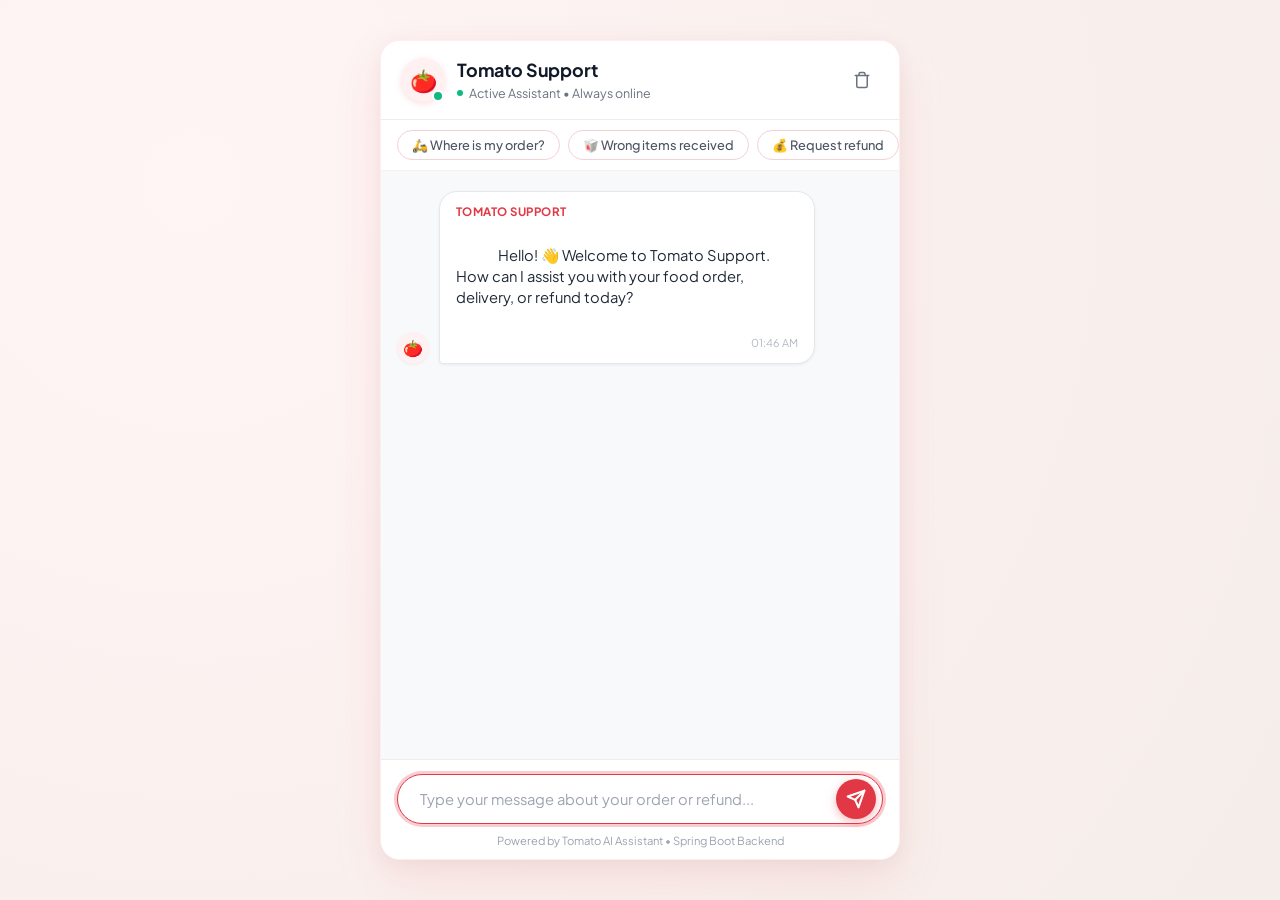
<file: ChatBot/frontend/index.html>
<!DOCTYPE html>
<html lang="en">
<head>
  <meta charset="UTF-8" />
  <meta name="viewport" content="width=device-width, initial-scale=1.0" />
  <title>Tomato Support - Food Delivery Assistant</title>
  <meta name="description" content="Instant customer support for Tomato food delivery orders, tracking, refunds and queries." />
  <link rel="preconnect" href="https://fonts.googleapis.com">
  <link rel="preconnect" href="https://fonts.gstatic.com" crossorigin>
  <link href="https://fonts.googleapis.com/css2?family=Plus+Jakarta+Sans:wght@400;500;600;700&display=swap" rel="stylesheet">
  <link rel="stylesheet" href="style.css" />
</head>
<body>
  <div class="chat-app-container">
    <!-- Chat Card -->
    <main class="chat-card" role="main">
      
      <!-- Chat Header -->
      <header class="chat-header">
        <div class="header-left">
          <div class="brand-avatar">
            <span class="tomato-icon">🍅</span>
            <span class="status-indicator" title="Online"></span>
          </div>
          <div class="brand-info">
            <h1 class="brand-name">Tomato Support</h1>
            <p class="brand-status">
              <span class="live-dot"></span> Active Assistant &bull; Always online
            </p>
          </div>
        </div>
        <div class="header-right">
          <button id="clearChatBtn" class="header-btn" title="Clear Chat History" aria-label="Clear chat">
            <svg width="18" height="18" viewBox="0 0 24 24" fill="none" stroke="currentColor" stroke-width="2" stroke-linecap="round" stroke-linejoin="round">
              <path d="M3 6h18"></path>
              <path d="M19 6v14c0 1-1 2-2 2H7c-1 0-2-1-2-2V6"></path>
              <path d="M8 6V4c0-1 1-2 2-2h4c1 0 2 1 2 2v2"></path>
            </svg>
          </button>
        </div>
      </header>

      <!-- Quick Suggestion Chips -->
      <section class="suggestions-wrapper" aria-label="Suggested Questions">
        <div class="suggestions-track">
          <button class="chip" data-prompt="Where is my order?">🛵 Where is my order?</button>
          <button class="chip" data-prompt="I received the wrong food items.">🥡 Wrong items received</button>
          <button class="chip" data-prompt="Can I request a refund for my last order?">💰 Request refund</button>
          <button class="chip" data-prompt="What is your cancellation policy?">📋 Cancellation policy</button>
        </div>
      </section>

      <!-- Messages Stream -->
      <section class="messages-container" id="messagesContainer" aria-live="polite">
        <!-- Welcome Message -->
        <div class="message bot-message fade-in">
          <div class="msg-avatar">🍅</div>
          <div class="msg-bubble">
            <div class="msg-author">Tomato Support</div>
            <div class="msg-text">
              Hello! 👋 Welcome to Tomato Support. How can I assist you with your food order, delivery, or refund today?
            </div>
            <div class="msg-time" id="welcomeTime">Just now</div>
          </div>
        </div>

        <!-- Three-dot Thinking Indicator (Hidden by default) -->
        <div class="message bot-message typing-row" id="typingIndicator" style="display: none;">
          <div class="msg-avatar">🍅</div>
          <div class="msg-bubble thinking-bubble">
            <div class="thinking-label">Tomato Support is thinking</div>
            <div class="dot-flashing">
              <span class="dot"></span>
              <span class="dot"></span>
              <span class="dot"></span>
            </div>
          </div>
        </div>
      </section>

      <!-- Chat Input Area -->
      <footer class="chat-footer">
        <form id="chatForm" class="input-form">
          <input 
            type="text" 
            id="userInput" 
            placeholder="Type your message about your order or refund..." 
            autocomplete="off" 
            required 
            aria-label="Type your message"
          />
          <button type="submit" id="sendBtn" class="send-button" aria-label="Send message">
            <svg width="20" height="20" viewBox="0 0 24 24" fill="none" stroke="currentColor" stroke-width="2.5" stroke-linecap="round" stroke-linejoin="round">
              <line x1="22" y1="2" x2="11" y2="13"></line>
              <polygon points="22 2 15 22 11 13 2 9 22 2"></polygon>
            </svg>
          </button>
        </form>
        <div class="footer-note">
          Powered by Tomato AI Assistant &bull; Spring Boot Backend
        </div>
      </footer>

    </main>
  </div>

  <script src="script.js"></script>
</body>
</html>
</file>
<file: ChatBot/frontend/style.css>
/* ============================================================
   Tomato Support Chat - Food Delivery Application Stylesheet
   ============================================================ */

:root {
  --primary: #E23744;
  --primary-hover: #cb2d39;
  --primary-light: #FFF0F1;
  --primary-glow: rgba(226, 55, 68, 0.25);
  
  --bg-gradient-start: #FBF9F9;
  --bg-gradient-end: #F4ECE8;
  
  --card-bg: #FFFFFF;
  --chat-bg: #F8F9FA;
  
  --text-primary: #1F2937;
  --text-secondary: #6B7280;
  --text-muted: #9CA3AF;
  
  --bot-msg-bg: #FFFFFF;
  --bot-msg-border: #E5E7EB;
  --bot-msg-text: #1F2937;
  
  --user-msg-bg: linear-gradient(135deg, #E23744 0%, #D32332 100%);
  --user-msg-text: #FFFFFF;
  
  --chip-bg: #FFFFFF;
  --chip-border: #F3D2D5;
  --chip-hover: #FFF1F2;
  
  --shadow-sm: 0 1px 3px rgba(0,0,0,0.06);
  --shadow-md: 0 4px 14px rgba(0,0,0,0.06);
  --shadow-card: 0 20px 50px rgba(226, 55, 68, 0.1), 0 4px 20px rgba(0, 0, 0, 0.04);
  
  --radius-sm: 8px;
  --radius-md: 14px;
  --radius-lg: 20px;
  --radius-full: 9999px;
  
  --font-family: 'Plus Jakarta Sans', -apple-system, BlinkMacSystemFont, "Segoe UI", Roboto, sans-serif;
}

* {
  box-sizing: border-box;
  margin: 0;
  padding: 0;
}

body {
  font-family: var(--font-family);
  background: radial-gradient(circle at 15% 20%, #FFF5F5 0%, #F5EDE9 100%);
  min-height: 100vh;
  display: flex;
  align-items: center;
  justify-content: center;
  color: var(--text-primary);
  padding: 16px;
  line-height: 1.5;
}

.chat-app-container {
  width: 100%;
  max-width: 520px;
  height: 92vh;
  max-height: 820px;
  display: flex;
  flex-direction: column;
}

/* Main Chat Container Card */
.chat-card {
  flex: 1;
  background: var(--card-bg);
  border-radius: var(--radius-lg);
  box-shadow: var(--shadow-card);
  border: 1px solid rgba(226, 55, 68, 0.08);
  display: flex;
  flex-direction: column;
  overflow: hidden;
  position: relative;
}

/* Chat Header */
.chat-header {
  background: #FFFFFF;
  padding: 16px 20px;
  display: flex;
  align-items: center;
  justify-content: space-between;
  border-bottom: 1px solid #F0ECE9;
  z-index: 10;
}

.header-left {
  display: flex;
  align-items: center;
  gap: 12px;
}

.brand-avatar {
  position: relative;
  width: 44px;
  height: 44px;
  background: var(--primary-light);
  border-radius: var(--radius-full);
  display: flex;
  align-items: center;
  justify-content: center;
  box-shadow: 0 2px 6px rgba(226, 55, 68, 0.15);
}

.tomato-icon {
  font-size: 22px;
  line-height: 1;
}

.status-indicator {
  position: absolute;
  bottom: 0px;
  right: 1px;
  width: 12px;
  height: 12px;
  background-color: #10B981;
  border: 2px solid #FFFFFF;
  border-radius: 50%;
}

.brand-name {
  font-size: 1.12rem;
  font-weight: 700;
  color: #111827;
  letter-spacing: -0.01em;
}

.brand-status {
  font-size: 0.78rem;
  color: var(--text-secondary);
  display: flex;
  align-items: center;
  gap: 6px;
}

.live-dot {
  width: 6px;
  height: 6px;
  background: #10B981;
  border-radius: 50%;
  display: inline-block;
  animation: pulse-green 2s infinite;
}

@keyframes pulse-green {
  0% { transform: scale(0.95); opacity: 0.8; }
  50% { transform: scale(1.3); opacity: 1; }
  100% { transform: scale(0.95); opacity: 0.8; }
}

.header-right {
  display: flex;
  align-items: center;
  gap: 8px;
}

.header-btn {
  background: transparent;
  border: none;
  cursor: pointer;
  padding: 8px;
  border-radius: var(--radius-sm);
  color: var(--text-secondary);
  transition: all 0.2s ease;
  display: flex;
  align-items: center;
  justify-content: center;
}

.header-btn:hover {
  background: #F3F4F6;
  color: var(--primary);
}

/* Quick Suggestion Chips */
.suggestions-wrapper {
  background: #FFFFFF;
  border-bottom: 1px solid #F4F1EE;
  padding: 10px 16px;
  overflow-x: auto;
  scrollbar-width: none;
}

.suggestions-wrapper::-webkit-scrollbar {
  display: none;
}

.suggestions-track {
  display: flex;
  gap: 8px;
  width: max-content;
}

.chip {
  background: var(--chip-bg);
  border: 1px solid var(--chip-border);
  color: #4B5563;
  padding: 6px 14px;
  border-radius: var(--radius-full);
  font-size: 0.8rem;
  font-family: var(--font-family);
  font-weight: 500;
  cursor: pointer;
  white-space: nowrap;
  transition: all 0.2s ease;
}

.chip:hover {
  background: var(--chip-hover);
  border-color: var(--primary);
  color: var(--primary);
  transform: translateY(-1px);
}

/* Messages Container */
.messages-container {
  flex: 1;
  background: var(--chat-bg);
  padding: 20px 16px;
  overflow-y: auto;
  display: flex;
  flex-direction: column;
  gap: 16px;
  scroll-behavior: smooth;
}

.messages-container::-webkit-scrollbar {
  width: 5px;
}
.messages-container::-webkit-scrollbar-thumb {
  background: #D1D5DB;
  border-radius: 4px;
}

/* Message Styles */
.message {
  display: flex;
  align-items: flex-end;
  gap: 10px;
  max-width: 86%;
}

.bot-message {
  align-self: flex-start;
}

.user-message {
  align-self: flex-end;
  flex-direction: row-reverse;
}

.msg-avatar {
  width: 32px;
  height: 32px;
  border-radius: var(--radius-full);
  background: var(--primary-light);
  display: flex;
  align-items: center;
  justify-content: center;
  font-size: 16px;
  flex-shrink: 0;
  box-shadow: 0 1px 3px rgba(0,0,0,0.05);
}

.user-message .msg-avatar {
  background: #111827;
  color: #FFFFFF;
  font-size: 14px;
}

.msg-bubble {
  padding: 12px 16px;
  font-size: 0.92rem;
  position: relative;
  word-break: break-word;
  line-height: 1.45;
}

.bot-message .msg-bubble {
  background: var(--bot-msg-bg);
  border: 1px solid var(--bot-msg-border);
  color: var(--bot-msg-text);
  border-radius: 18px 18px 18px 4px;
  box-shadow: var(--shadow-sm);
}

.user-message .msg-bubble {
  background: var(--user-msg-bg);
  color: var(--user-msg-text);
  border-radius: 18px 18px 4px 18px;
  box-shadow: 0 4px 12px rgba(226, 55, 68, 0.22);
}

.msg-author {
  font-size: 0.72rem;
  font-weight: 700;
  color: var(--primary);
  margin-bottom: 3px;
  text-transform: uppercase;
  letter-spacing: 0.04em;
}

.msg-text {
  white-space: pre-wrap;
}

.msg-time {
  font-size: 0.68rem;
  margin-top: 5px;
  text-align: right;
  opacity: 0.75;
}

.user-message .msg-time {
  color: rgba(255, 255, 255, 0.85);
}

.bot-message .msg-time {
  color: var(--text-muted);
}

/* Three Dot Thinking Animation */
.thinking-bubble {
  background: #FFFFFF;
  border: 1px solid var(--bot-msg-border);
  border-radius: 18px 18px 18px 4px;
  padding: 10px 16px;
  display: flex;
  flex-direction: column;
  gap: 6px;
  box-shadow: var(--shadow-sm);
}

.thinking-label {
  font-size: 0.72rem;
  font-weight: 600;
  color: var(--primary);
  letter-spacing: 0.02em;
}

.dot-flashing {
  display: inline-flex;
  align-items: center;
  gap: 5px;
  height: 16px;
}

.dot-flashing .dot {
  width: 8px;
  height: 8px;
  background-color: var(--primary);
  border-radius: 50%;
  animation: dot-wave 1.4s infinite ease-in-out both;
}

.dot-flashing .dot:nth-child(1) {
  animation-delay: -0.32s;
}

.dot-flashing .dot:nth-child(2) {
  animation-delay: -0.16s;
}

.dot-flashing .dot:nth-child(3) {
  animation-delay: 0s;
}

@keyframes dot-wave {
  0%, 80%, 100% {
    transform: scale(0.65);
    opacity: 0.4;
  }
  40% {
    transform: scale(1.15) translateY(-3px);
    opacity: 1;
  }
}

/* Error message styling */
.error-bubble {
  background: #FEF2F2 !important;
  border-color: #F87171 !important;
  color: #991B1B !important;
}

/* Chat Footer / Input Form */
.chat-footer {
  background: #FFFFFF;
  border-top: 1px solid #F0ECE9;
  padding: 14px 16px 10px;
}

.input-form {
  display: flex;
  align-items: center;
  background: #F9FAFB;
  border: 1.5px solid #E5E7EB;
  border-radius: var(--radius-full);
  padding: 4px 6px 4px 18px;
  transition: all 0.2s ease;
}

.input-form:focus-within {
  border-color: var(--primary);
  box-shadow: 0 0 0 3px var(--primary-glow);
  background: #FFFFFF;
}

.input-form input {
  flex: 1;
  border: none;
  outline: none;
  background: transparent;
  font-family: var(--font-family);
  font-size: 0.92rem;
  color: var(--text-primary);
  padding: 8px 4px;
}

.input-form input::placeholder {
  color: var(--text-muted);
}

.send-button {
  width: 40px;
  height: 40px;
  border-radius: var(--radius-full);
  background: var(--primary);
  border: none;
  color: #FFFFFF;
  cursor: pointer;
  display: flex;
  align-items: center;
  justify-content: center;
  transition: all 0.2s ease;
  flex-shrink: 0;
  box-shadow: 0 3px 10px rgba(226, 55, 68, 0.35);
}

.send-button:hover:not(:disabled) {
  background: var(--primary-hover);
  transform: scale(1.05);
}

.send-button:active:not(:disabled) {
  transform: scale(0.96);
}

.send-button:disabled {
  background: #D1D5DB;
  cursor: not-allowed;
  box-shadow: none;
}

.footer-note {
  text-align: center;
  font-size: 0.7rem;
  color: var(--text-muted);
  margin-top: 8px;
}

/* Entry Animation */
.fade-in {
  animation: message-pop 0.25s cubic-bezier(0.16, 1, 0.3, 1) forwards;
}

@keyframes message-pop {
  from {
    opacity: 0;
    transform: translateY(8px) scale(0.98);
  }
  to {
    opacity: 1;
    transform: translateY(0) scale(1);
  }
}

/* Responsive adjustments */
@media (max-width: 480px) {
  body {
    padding: 0;
  }
  .chat-app-container {
    height: 100vh;
    max-height: 100vh;
  }
  .chat-card {
    border-radius: 0;
    border: none;
  }
}
</file>
